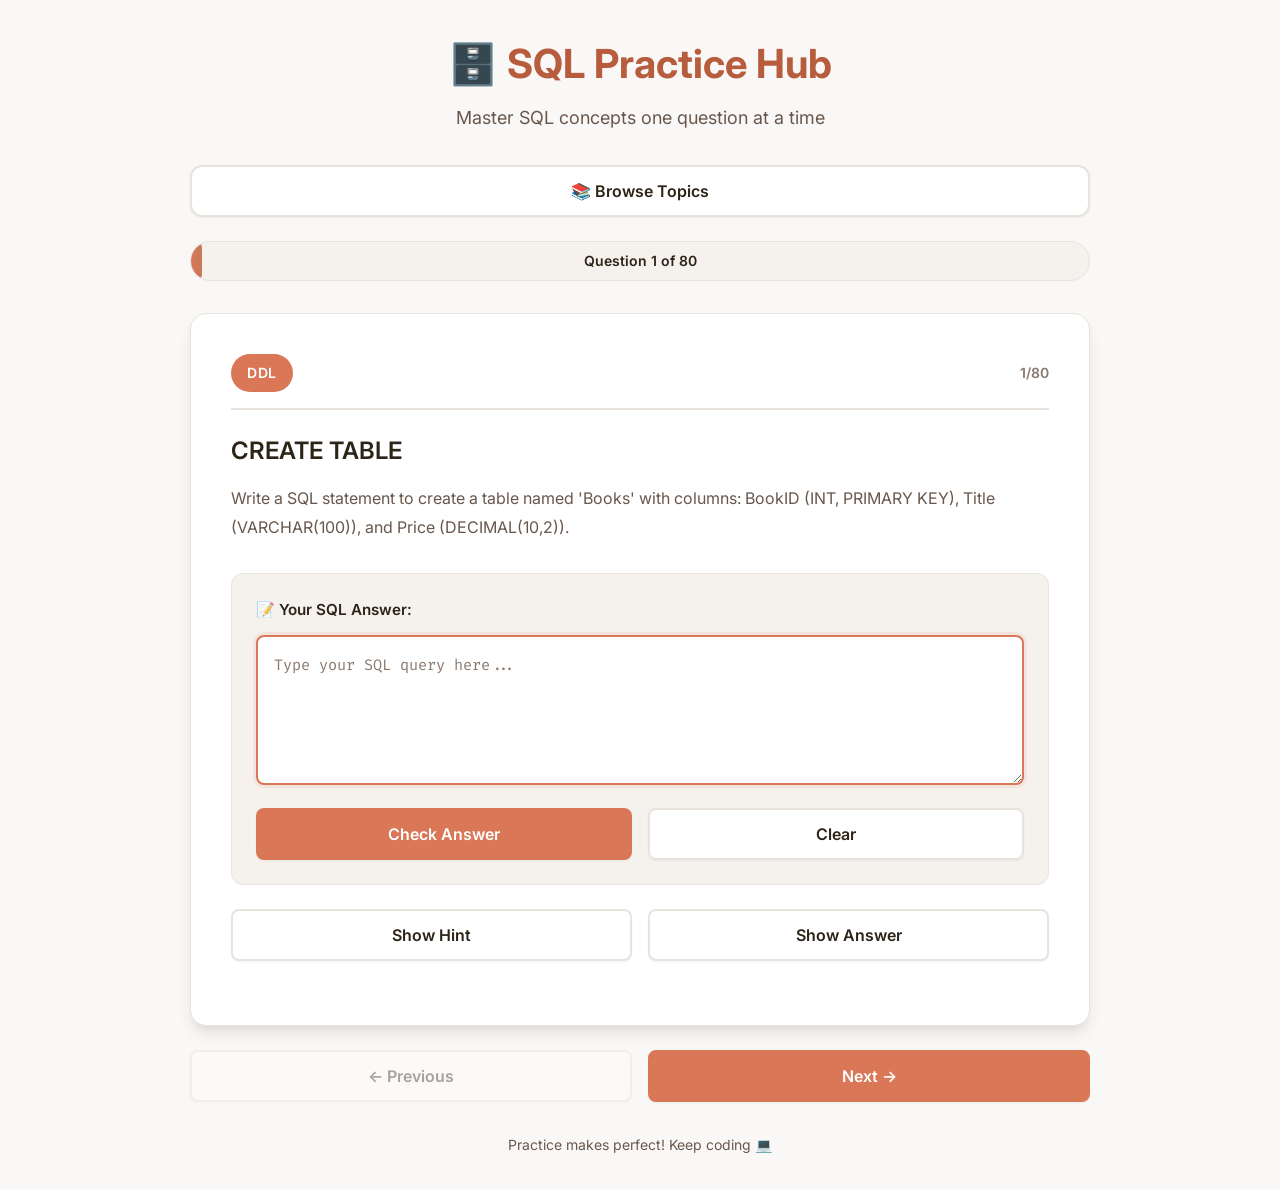
<file: index.html>
<!DOCTYPE html>
<html lang="en">
<head>
    <meta charset="UTF-8">
    <meta name="viewport" content="width=device-width, initial-scale=1.0">
    <title>SQL Practice - Master Your Database Skills</title>
    <link rel="stylesheet" href="styles.css">
    <link rel="preconnect" href="https://fonts.googleapis.com">
    <link rel="preconnect" href="https://fonts.gstatic.com" crossorigin>
    <link href="https://fonts.googleapis.com/css2?family=Inter:wght@300;400;500;600;700&family=Fira+Code:wght@400;500&display=swap" rel="stylesheet">
</head>
<body>
    <div class="container">
        <header>
            <h1>🗄️ SQL Practice Hub</h1>
            <p class="subtitle">Master SQL concepts one question at a time</p>
        </header>

        <div class="topics-section">
            <button class="topics-toggle" id="topicsToggle">
                📚 Browse Topics
            </button>
            <div class="topics-dropdown hidden" id="topicsDropdown">
                <div class="topics-grid" id="topicsGrid">
                    <!-- Topics will be dynamically generated -->
                </div>
            </div>
        </div>

        <div class="progress-bar">
            <div class="progress-fill" id="progressFill"></div>
            <span class="progress-text" id="progressText">Question 1 of 90</span>
        </div>

        <main class="card">
            <div class="question-header">
                <span class="category" id="category">DDL</span>
                <span class="question-number" id="questionNumber">1/90</span>
            </div>

            <div class="question-content">
                <h2 id="questionTitle">Loading...</h2>
                <p id="questionDescription"></p>
            </div>

            <div class="sql-input-section">
                <label for="sqlInput">Your SQL Answer:</label>
                <textarea id="sqlInput" placeholder="Type your SQL query here..." spellcheck="false"></textarea>
                <div class="input-actions">
                    <button class="btn btn-check" id="checkBtn">
                        Check Answer
                    </button>
                    <button class="btn btn-clear" id="clearBtn">
                        Clear
                    </button>
                </div>
            </div>

            <div class="feedback-box hidden" id="feedbackBox">
                <div class="feedback-content" id="feedbackContent"></div>
            </div>

            <div class="button-group">
                <button class="btn btn-hint" id="hintBtn">
                    Show Hint
                </button>
                <button class="btn btn-answer" id="answerBtn">
                    Show Answer
                </button>
            </div>

            <div class="hint-box hidden" id="hintBox">
                <h3>Hint</h3>
                <p id="hintContent"></p>
            </div>

            <div class="answer-box hidden" id="answerBox">
                <h3>Correct Answer</h3>
                <pre><code id="answerContent"></code></pre>
            </div>
        </main>

        <nav class="navigation">
            <button class="btn btn-nav" id="prevBtn">
                ← Previous
            </button>
            <button class="btn btn-nav btn-nav-primary" id="nextBtn">
                Next →
            </button>
        </nav>

        <footer>
            <p>Practice makes perfect! Keep coding 💻</p>
        </footer>
    </div>

    <script src="questions.js"></script>
    <script src="script.js"></script>
</body>
</html>
</file>
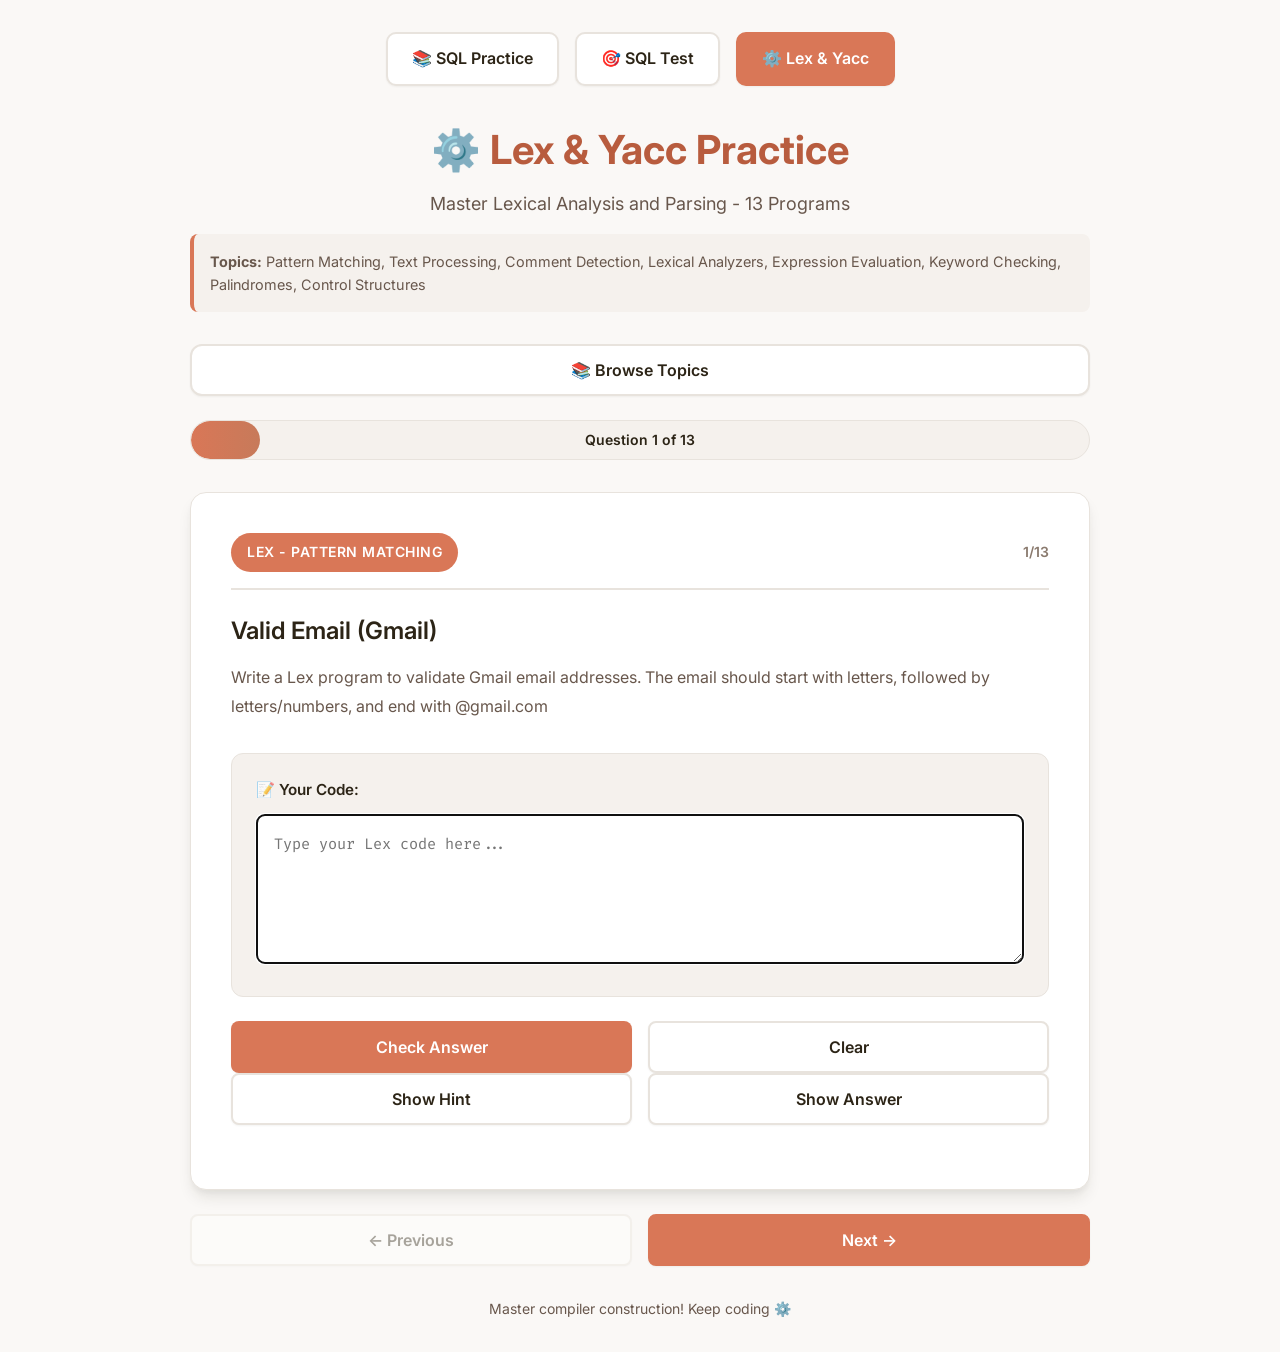
<file: lex-yacc.html>
<!DOCTYPE html>
<html lang="en">
<head>
    <meta charset="UTF-8">
    <meta name="viewport" content="width=device-width, initial-scale=1.0">
    <title>Lex & Yacc Practice</title>
    <link rel="stylesheet" href="styles.css">
    <link rel="preconnect" href="https://fonts.googleapis.com">
    <link rel="preconnect" href="https://fonts.gstatic.com" crossorigin>
    <link href="https://fonts.googleapis.com/css2?family=Inter:wght@300;400;500;600;700&family=Fira+Code:wght@400;500&display=swap" rel="stylesheet">
</head>
<body>
    <div class="container">
        <div class="section-nav">
            <a href="index.html" class="section-link">📚 SQL Practice</a>
            <a href="test.html" class="section-link">🎯 SQL Test</a>
            <a href="lex-yacc.html" class="section-link active">⚙️ Lex & Yacc</a>
        </div>

        <header>
            <h1>⚙️ Lex & Yacc Practice</h1>
            <p class="subtitle">Master Lexical Analysis and Parsing - 13 Programs</p>
            <div class="schema-info">
                <strong>Topics:</strong> Pattern Matching, Text Processing, Comment Detection, Lexical Analyzers,
                Expression Evaluation, Keyword Checking, Palindromes, Control Structures
            </div>
        </header>

        <div class="topics-section">
            <button class="topics-toggle" id="topicsToggle">
                📚 Browse Topics
            </button>
            <div class="topics-dropdown hidden" id="topicsDropdown">
                <div class="topics-grid" id="topicsGrid">
                    <!-- Topics will be dynamically generated -->
                </div>
            </div>
        </div>

        <div class="progress-bar">
            <div class="progress-fill" id="progressFill"></div>
            <span class="progress-text" id="progressText">Question 1 of 13</span>
        </div>

        <main class="card">
            <div class="question-header">
                <span class="category" id="category">Lex</span>
                <span class="question-number" id="questionNumber">1/13</span>
            </div>

            <div class="question-content">
                <h2 id="questionTitle">Loading...</h2>
                <p id="questionDescription"></p>
            </div>

            <!-- Lex Input Section (always shown) -->
            <div class="sql-input-section">
                <label for="lexInput" id="lexInputLabel">Your Code:</label>
                <textarea id="lexInput" placeholder="Type your Lex code here..." spellcheck="false"></textarea>
            </div>

            <!-- Yacc Input Section (shown only for combined questions) -->
            <div class="sql-input-section hidden" id="yaccInputSection">
                <label for="yaccInput" id="yaccInputLabel">Yacc Code:</label>
                <textarea id="yaccInput" placeholder="Type your Yacc code here..." spellcheck="false"></textarea>
            </div>

            <div class="input-actions">
                <button class="btn btn-check" id="checkBtn">
                    Check Answer
                </button>
                <button class="btn btn-clear" id="clearBtn">
                    Clear
                </button>
            </div>

            <div class="feedback-box hidden" id="feedbackBox">
                <div class="feedback-content" id="feedbackContent"></div>
            </div>

            <div class="button-group">
                <button class="btn btn-hint" id="hintBtn">
                    Show Hint
                </button>
                <button class="btn btn-answer" id="answerBtn">
                    Show Answer
                </button>
            </div>

            <div class="hint-box hidden" id="hintBox">
                <h3>Hint</h3>
                <p id="hintContent"></p>
            </div>

            <div class="answer-box hidden" id="answerBox">
                <div id="lexAnswerSection">
                    <h3 id="lexAnswerTitle">Correct Answer</h3>
                    <pre><code id="lexAnswerContent"></code></pre>
                </div>
                <div id="yaccAnswerSection" class="hidden">
                    <h3 id="yaccAnswerTitle">Yacc File</h3>
                    <pre><code id="yaccAnswerContent"></code></pre>
                </div>
            </div>
        </main>

        <nav class="navigation">
            <button class="btn btn-nav" id="prevBtn">
                ← Previous
            </button>
            <button class="btn btn-nav btn-nav-primary" id="nextBtn">
                Next →
            </button>
        </nav>

        <footer>
            <p>Master compiler construction! Keep coding ⚙️</p>
        </footer>
    </div>

    <script src="lex-yacc-questions.js"></script>
    <script>
        // Use Lex & Yacc questions
        const questions = lexYaccQuestions;
    </script>
    <script src="script.js"></script>
</body>
</html>
</file>
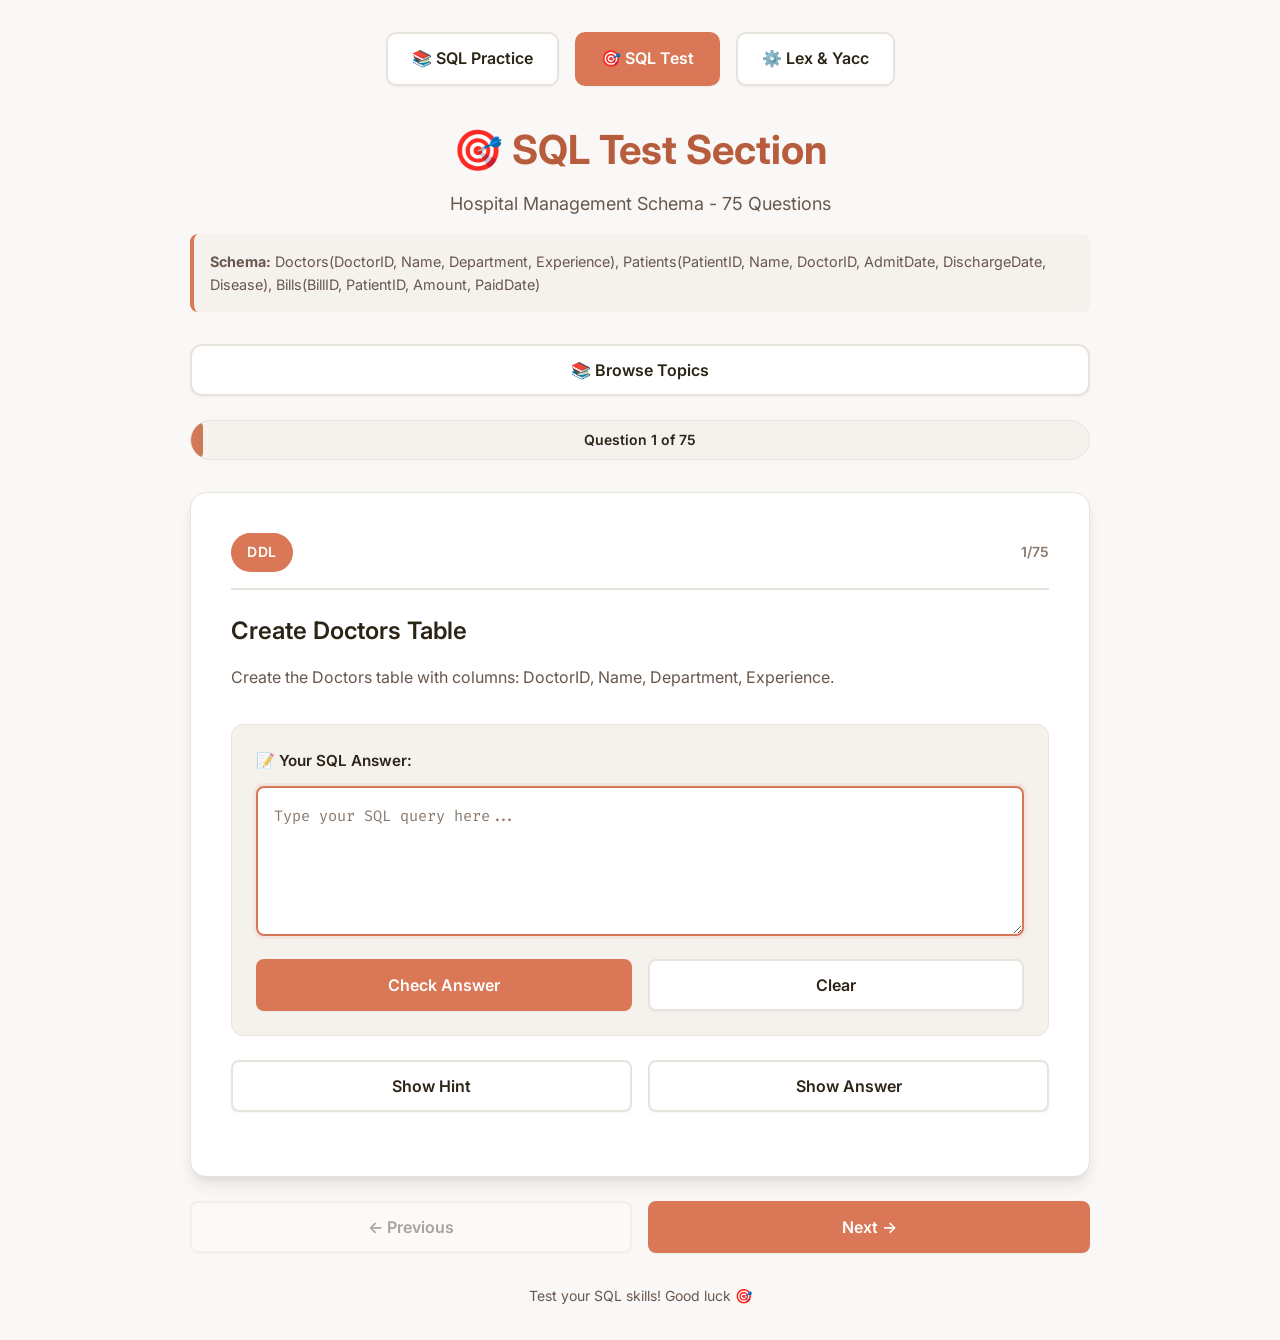
<file: test.html>
<!DOCTYPE html>
<html lang="en">
<head>
    <meta charset="UTF-8">
    <meta name="viewport" content="width=device-width, initial-scale=1.0">
    <title>SQL Test - Hospital Management Schema</title>
    <link rel="stylesheet" href="styles.css">
    <link rel="preconnect" href="https://fonts.googleapis.com">
    <link rel="preconnect" href="https://fonts.gstatic.com" crossorigin>
    <link href="https://fonts.googleapis.com/css2?family=Inter:wght@300;400;500;600;700&family=Fira+Code:wght@400;500&display=swap" rel="stylesheet">
</head>
<body>
    <div class="container">
        <div class="section-nav">
            <a href="index.html" class="section-link">📚 SQL Practice</a>
            <a href="test.html" class="section-link active">🎯 SQL Test</a>
            <a href="lex-yacc.html" class="section-link">⚙️ Lex & Yacc</a>
        </div>

        <header>
            <h1>🎯 SQL Test Section</h1>
            <p class="subtitle">Hospital Management Schema - 75 Questions</p>
            <div class="schema-info">
                <strong>Schema:</strong> Doctors(DoctorID, Name, Department, Experience),
                Patients(PatientID, Name, DoctorID, AdmitDate, DischargeDate, Disease),
                Bills(BillID, PatientID, Amount, PaidDate)
            </div>
        </header>

        <div class="topics-section">
            <button class="topics-toggle" id="topicsToggle">
                📚 Browse Topics
            </button>
            <div class="topics-dropdown hidden" id="topicsDropdown">
                <div class="topics-grid" id="topicsGrid">
                    <!-- Topics will be dynamically generated -->
                </div>
            </div>
        </div>

        <div class="progress-bar">
            <div class="progress-fill" id="progressFill"></div>
            <span class="progress-text" id="progressText">Question 1 of 75</span>
        </div>

        <main class="card">
            <div class="question-header">
                <span class="category" id="category">DDL</span>
                <span class="question-number" id="questionNumber">1/75</span>
            </div>

            <div class="question-content">
                <h2 id="questionTitle">Loading...</h2>
                <p id="questionDescription"></p>
            </div>

            <div class="sql-input-section">
                <label for="sqlInput">Your SQL Answer:</label>
                <textarea id="sqlInput" placeholder="Type your SQL query here..." spellcheck="false"></textarea>
                <div class="input-actions">
                    <button class="btn btn-check" id="checkBtn">
                        Check Answer
                    </button>
                    <button class="btn btn-clear" id="clearBtn">
                        Clear
                    </button>
                </div>
            </div>

            <div class="feedback-box hidden" id="feedbackBox">
                <div class="feedback-content" id="feedbackContent"></div>
            </div>

            <div class="button-group">
                <button class="btn btn-hint" id="hintBtn">
                    Show Hint
                </button>
                <button class="btn btn-answer" id="answerBtn">
                    Show Answer
                </button>
            </div>

            <div class="hint-box hidden" id="hintBox">
                <h3>Hint</h3>
                <p id="hintContent"></p>
            </div>

            <div class="answer-box hidden" id="answerBox">
                <h3>Correct Answer</h3>
                <pre><code id="answerContent"></code></pre>
            </div>
        </main>

        <nav class="navigation">
            <button class="btn btn-nav" id="prevBtn">
                ← Previous
            </button>
            <button class="btn btn-nav btn-nav-primary" id="nextBtn">
                Next →
            </button>
        </nav>

        <footer>
            <p>Test your SQL skills! Good luck 🎯</p>
        </footer>
    </div>

    <script src="test-questions.js"></script>
    <script>
        // Use test questions instead of practice questions
        const questions = testQuestions;
    </script>
    <script src="script.js"></script>
</body>
</html>
</file>
<file: styles.css>
:root {
    /* Claude-inspired color palette */
    --primary-color: #D97757;
    --primary-dark: #B85C3E;
    --primary-light: #E69573;
    --accent-color: #C77A5A;
    --success-color: #6B9E78;
    --success-light: #E8F5E9;
    --warning-color: #E3A857;
    --warning-light: #FFF4E6;
    --error-color: #D16055;
    --error-light: #FFEBEE;
    --text-primary: #2C2416;
    --text-secondary: #68574C;
    --text-light: #8A7A6E;
    --bg-primary: #FAF8F6;
    --bg-secondary: #F5F1ED;
    --bg-card: #FFFFFF;
    --border-color: #E8E3DD;
    --shadow-sm: 0 1px 2px 0 rgba(44, 36, 22, 0.05);
    --shadow-md: 0 4px 6px -1px rgba(44, 36, 22, 0.08), 0 2px 4px -1px rgba(44, 36, 22, 0.04);
    --shadow-lg: 0 10px 15px -3px rgba(44, 36, 22, 0.1), 0 4px 6px -2px rgba(44, 36, 22, 0.05);
    --shadow-xl: 0 20px 25px -5px rgba(44, 36, 22, 0.12), 0 10px 10px -5px rgba(44, 36, 22, 0.06);
}

* {
    margin: 0;
    padding: 0;
    box-sizing: border-box;
}

body {
    font-family: 'Inter', -apple-system, BlinkMacSystemFont, 'Segoe UI', Roboto, sans-serif;
    background-color: var(--bg-primary);
    min-height: 100vh;
    padding: 2rem 1rem;
    color: var(--text-primary);
    line-height: 1.6;
}

.container {
    max-width: 900px;
    margin: 0 auto;
    animation: fadeIn 0.6s ease-in;
}

@keyframes fadeIn {
    from {
        opacity: 0;
        transform: translateY(20px);
    }
    to {
        opacity: 1;
        transform: translateY(0);
    }
}

/* Section Navigation */
.section-nav {
    display: flex;
    gap: 1rem;
    justify-content: center;
    margin-bottom: 2rem;
}

.section-link {
    padding: 0.75rem 1.5rem;
    background: var(--bg-card);
    color: var(--text-primary);
    border: 2px solid var(--border-color);
    border-radius: 10px;
    text-decoration: none;
    font-weight: 600;
    font-size: 1rem;
    transition: all 0.3s ease;
    box-shadow: var(--shadow-sm);
}

.section-link:hover {
    background: var(--bg-secondary);
    border-color: var(--primary-color);
    transform: translateY(-2px);
    box-shadow: var(--shadow-md);
}

.section-link.active {
    background: var(--primary-color);
    color: white;
    border-color: var(--primary-color);
}

/* Header Styles */
header {
    text-align: center;
    margin-bottom: 2rem;
    color: var(--text-primary);
}

header h1 {
    font-size: 2.5rem;
    font-weight: 700;
    margin-bottom: 0.5rem;
    color: var(--primary-dark);
}

.subtitle {
    font-size: 1.125rem;
    color: var(--text-secondary);
    font-weight: 400;
}

.schema-info {
    margin-top: 1rem;
    padding: 1rem;
    background: var(--bg-secondary);
    border-left: 4px solid var(--primary-color);
    border-radius: 8px;
    text-align: left;
    font-size: 0.9rem;
    color: var(--text-secondary);
    line-height: 1.6;
}

/* Topics Section */
.topics-section {
    margin-bottom: 1.5rem;
    position: relative;
}

.topics-toggle {
    width: 100%;
    padding: 0.875rem 1.5rem;
    background: var(--bg-card);
    color: var(--text-primary);
    border: 2px solid var(--border-color);
    border-radius: 12px;
    font-size: 1rem;
    font-weight: 600;
    cursor: pointer;
    transition: all 0.3s ease;
    font-family: 'Inter', sans-serif;
    box-shadow: var(--shadow-sm);
    display: flex;
    align-items: center;
    justify-content: center;
    gap: 0.5rem;
}

.topics-toggle:hover {
    background: var(--bg-secondary);
    border-color: var(--primary-color);
    transform: translateY(-2px);
    box-shadow: var(--shadow-md);
}

.topics-toggle.active {
    background: var(--primary-color);
    color: white;
    border-color: var(--primary-color);
}

.topics-dropdown {
    margin-top: 1rem;
    background: var(--bg-card);
    border: 2px solid var(--border-color);
    border-radius: 12px;
    padding: 1.5rem;
    box-shadow: var(--shadow-lg);
    animation: slideDown 0.3s ease;
}

@keyframes slideDown {
    from {
        opacity: 0;
        transform: translateY(-10px);
    }
    to {
        opacity: 1;
        transform: translateY(0);
    }
}

.topics-grid {
    display: grid;
    grid-template-columns: repeat(auto-fill, minmax(200px, 1fr));
    gap: 0.75rem;
}

.topic-item {
    padding: 0.75rem 1rem;
    background: var(--bg-secondary);
    border: 2px solid var(--border-color);
    border-radius: 8px;
    cursor: pointer;
    transition: all 0.3s ease;
    text-align: center;
    font-weight: 500;
    color: var(--text-primary);
}

.topic-item:hover {
    background: var(--primary-light);
    border-color: var(--primary-color);
    color: white;
    transform: translateY(-2px);
    box-shadow: var(--shadow-md);
}

.topic-item .topic-name {
    font-weight: 600;
    margin-bottom: 0.25rem;
}

.topic-item .topic-count {
    font-size: 0.875rem;
    opacity: 0.8;
}

/* Progress Bar */
.progress-bar {
    background: var(--bg-secondary);
    border-radius: 50px;
    height: 40px;
    margin-bottom: 2rem;
    overflow: hidden;
    position: relative;
    border: 1px solid var(--border-color);
}

.progress-fill {
    height: 100%;
    background: linear-gradient(90deg, var(--primary-color), var(--accent-color));
    border-radius: 50px;
    transition: width 0.4s ease;
}

.progress-text {
    position: absolute;
    top: 50%;
    left: 50%;
    transform: translate(-50%, -50%);
    color: var(--text-primary);
    font-weight: 600;
    font-size: 0.875rem;
}

/* Card Styles */
.card {
    background: var(--bg-card);
    border-radius: 16px;
    padding: 2.5rem;
    box-shadow: var(--shadow-lg);
    margin-bottom: 1.5rem;
    border: 1px solid var(--border-color);
    animation: slideUp 0.4s ease;
}

@keyframes slideUp {
    from {
        opacity: 0;
        transform: translateY(30px);
    }
    to {
        opacity: 1;
        transform: translateY(0);
    }
}

/* Question Header */
.question-header {
    display: flex;
    justify-content: space-between;
    align-items: center;
    margin-bottom: 1.5rem;
    padding-bottom: 1rem;
    border-bottom: 2px solid var(--border-color);
}

.category {
    display: inline-block;
    background: var(--primary-color);
    color: white;
    padding: 0.5rem 1rem;
    border-radius: 20px;
    font-size: 0.875rem;
    font-weight: 600;
    text-transform: uppercase;
    letter-spacing: 0.5px;
}

.question-number {
    color: var(--text-light);
    font-weight: 600;
    font-size: 0.875rem;
}

/* Question Content */
.question-content {
    margin-bottom: 2rem;
}

.question-content h2 {
    font-size: 1.5rem;
    color: var(--text-primary);
    margin-bottom: 1rem;
    font-weight: 600;
    line-height: 1.4;
}

.question-content p {
    color: var(--text-secondary);
    font-size: 1rem;
    line-height: 1.8;
}

/* SQL Input Section */
.sql-input-section {
    margin-bottom: 1.5rem;
    padding: 1.5rem;
    background: var(--bg-secondary);
    border-radius: 12px;
    border: 1px solid var(--border-color);
}

.sql-input-section label {
    display: block;
    font-weight: 600;
    color: var(--text-primary);
    margin-bottom: 0.75rem;
    font-size: 0.95rem;
}

.sql-input-section label::before {
    content: '📝 ';
    opacity: 0.7;
}

#sqlInput, #lexInput, #yaccInput {
    width: 100%;
    min-height: 150px;
    padding: 1rem;
    border: 2px solid var(--border-color);
    border-radius: 8px;
    font-family: 'Fira Code', 'Courier New', monospace;
    font-size: 0.95rem;
    line-height: 1.6;
    resize: vertical;
    background: var(--bg-card);
    color: var(--text-primary);
    transition: border-color 0.3s ease, box-shadow 0.3s ease;
}

#sqlInput:focus {
    outline: none;
    border-color: var(--primary-color);
    box-shadow: 0 0 0 3px rgba(217, 119, 87, 0.1);
}

#sqlInput::placeholder {
    color: var(--text-light);
}

.input-actions {
    display: flex;
    gap: 1rem;
    margin-top: 1rem;
}

/* Feedback Box */
.feedback-box {
    margin-bottom: 1.5rem;
    padding: 1.25rem;
    border-radius: 12px;
    animation: expandIn 0.3s ease;
    border-width: 2px;
    border-style: solid;
}

@keyframes expandIn {
    from {
        opacity: 0;
        max-height: 0;
        transform: scaleY(0.8);
    }
    to {
        opacity: 1;
        max-height: 500px;
        transform: scaleY(1);
    }
}

.feedback-box.correct {
    background: var(--success-light);
    border-color: var(--success-color);
}

.feedback-box.nearly-correct {
    background: var(--warning-light);
    border-color: var(--warning-color);
}

.feedback-box.incorrect {
    background: var(--error-light);
    border-color: var(--error-color);
}

.feedback-content {
    display: flex;
    align-items: flex-start;
    gap: 0.75rem;
}

.feedback-icon {
    font-size: 1.5rem;
    line-height: 1;
    flex-shrink: 0;
}

.feedback-message {
    flex: 1;
}

.feedback-message h4 {
    font-size: 1.125rem;
    font-weight: 600;
    margin-bottom: 0.5rem;
}

.feedback-box.correct .feedback-message h4 {
    color: var(--success-color);
}

.feedback-box.nearly-correct .feedback-message h4 {
    color: #D97706;
}

.feedback-box.incorrect .feedback-message h4 {
    color: var(--error-color);
}

.feedback-message p {
    color: var(--text-secondary);
    font-size: 0.95rem;
    line-height: 1.6;
}

.feedback-details {
    margin-top: 0.75rem;
    padding-top: 0.75rem;
    border-top: 1px solid currentColor;
    opacity: 0.7;
    font-size: 0.875rem;
}

/* Button Styles */
.button-group {
    display: flex;
    gap: 1rem;
    margin-bottom: 1.5rem;
    flex-wrap: wrap;
}

.btn {
    flex: 1;
    min-width: 150px;
    padding: 0.875rem 1.5rem;
    border: 2px solid transparent;
    border-radius: 8px;
    font-size: 1rem;
    font-weight: 600;
    cursor: pointer;
    transition: all 0.3s ease;
    font-family: 'Inter', sans-serif;
    box-shadow: var(--shadow-sm);
}

.btn:hover {
    transform: translateY(-2px);
    box-shadow: var(--shadow-md);
}

.btn:active {
    transform: translateY(0);
}

.btn-check {
    background: var(--primary-color);
    color: white;
}

.btn-check:hover {
    background: var(--primary-dark);
}

.btn-clear {
    background: var(--bg-card);
    color: var(--text-primary);
    border-color: var(--border-color);
}

.btn-clear:hover {
    background: var(--bg-secondary);
    border-color: var(--text-light);
}

.btn-hint {
    background: var(--bg-card);
    color: var(--text-primary);
    border-color: var(--border-color);
}

.btn-hint:hover {
    background: var(--warning-light);
    border-color: var(--warning-color);
    color: var(--text-primary);
}

.btn-answer {
    background: var(--bg-card);
    color: var(--text-primary);
    border-color: var(--border-color);
}

.btn-answer:hover {
    background: var(--bg-secondary);
    border-color: var(--primary-color);
    color: var(--primary-color);
}

/* Hint and Answer Boxes */
.hint-box,
.answer-box {
    margin-top: 1.5rem;
    padding: 1.5rem;
    border-radius: 12px;
    animation: expandIn 0.3s ease;
    border: 2px solid;
}

.hint-box {
    background: var(--warning-light);
    border-color: var(--warning-color);
}

.answer-box {
    background: var(--bg-secondary);
    border-color: var(--primary-color);
}

.hint-box h3,
.answer-box h3 {
    font-size: 1.125rem;
    margin-bottom: 0.75rem;
    font-weight: 600;
    color: var(--text-primary);
}

.hint-box p {
    color: var(--text-secondary);
    font-weight: 500;
}

.answer-box pre {
    background: var(--text-primary);
    padding: 1.25rem;
    border-radius: 8px;
    overflow-x: auto;
    margin-top: 0.75rem;
}

.answer-box code {
    font-family: 'Fira Code', 'Courier New', monospace;
    color: #A7F3D0;
    font-size: 0.925rem;
    line-height: 1.6;
    white-space: pre-wrap;
    word-break: break-word;
}

/* Dual Answer Sections */
#yaccAnswerSection {
    margin-top: 1.5rem;
    padding-top: 1.5rem;
    border-top: 2px dashed var(--border-color);
}

.hidden {
    display: none;
}

/* Navigation */
.navigation {
    display: flex;
    gap: 1rem;
    margin-bottom: 2rem;
}

.btn-nav {
    background: var(--bg-card);
    color: var(--text-primary);
    border-color: var(--border-color);
}

.btn-nav:hover {
    background: var(--bg-secondary);
    border-color: var(--primary-color);
}

.btn-nav:disabled {
    opacity: 0.4;
    cursor: not-allowed;
    transform: none;
}

.btn-nav:disabled:hover {
    background: var(--bg-card);
    border-color: var(--border-color);
    box-shadow: var(--shadow-sm);
}

.btn-nav-primary {
    background: var(--primary-color);
    color: white;
    border-color: var(--primary-color);
}

.btn-nav-primary:hover {
    background: var(--primary-dark);
    border-color: var(--primary-dark);
}

/* Footer */
footer {
    text-align: center;
    color: var(--text-secondary);
    font-size: 0.875rem;
    margin-top: 2rem;
}

/* Responsive Design */
@media (max-width: 768px) {
    body {
        padding: 1rem 0.5rem;
    }

    header h1 {
        font-size: 2rem;
    }

    .card {
        padding: 1.5rem;
        border-radius: 12px;
    }

    .button-group,
    .input-actions {
        flex-direction: column;
    }

    .btn {
        min-width: 100%;
    }

    .question-content h2 {
        font-size: 1.25rem;
    }

    .navigation {
        flex-direction: column;
    }

    #sqlInput {
        min-height: 120px;
    }

    .topics-grid {
        grid-template-columns: repeat(auto-fill, minmax(150px, 1fr));
    }
}

@media (max-width: 480px) {
    header h1 {
        font-size: 1.75rem;
    }

    .subtitle {
        font-size: 1rem;
    }

    .card {
        padding: 1.25rem;
    }

    .question-content h2 {
        font-size: 1.125rem;
    }

    .sql-input-section {
        padding: 1rem;
    }

    .topics-grid {
        grid-template-columns: 1fr;
    }

    .section-nav {
        flex-direction: column;
        gap: 0.5rem;
    }

    .section-link {
        width: 100%;
        text-align: center;
    }
}

/* Scrollbar Styling */
::-webkit-scrollbar {
    width: 10px;
    height: 10px;
}

::-webkit-scrollbar-track {
    background: var(--bg-secondary);
    border-radius: 5px;
}

::-webkit-scrollbar-thumb {
    background: var(--primary-color);
    border-radius: 5px;
}

::-webkit-scrollbar-thumb:hover {
    background: var(--primary-dark);
}

/* Selection Styling */
::selection {
    background: var(--primary-light);
    color: white;
}

::-moz-selection {
    background: var(--primary-light);
    color: white;
}
</file>
